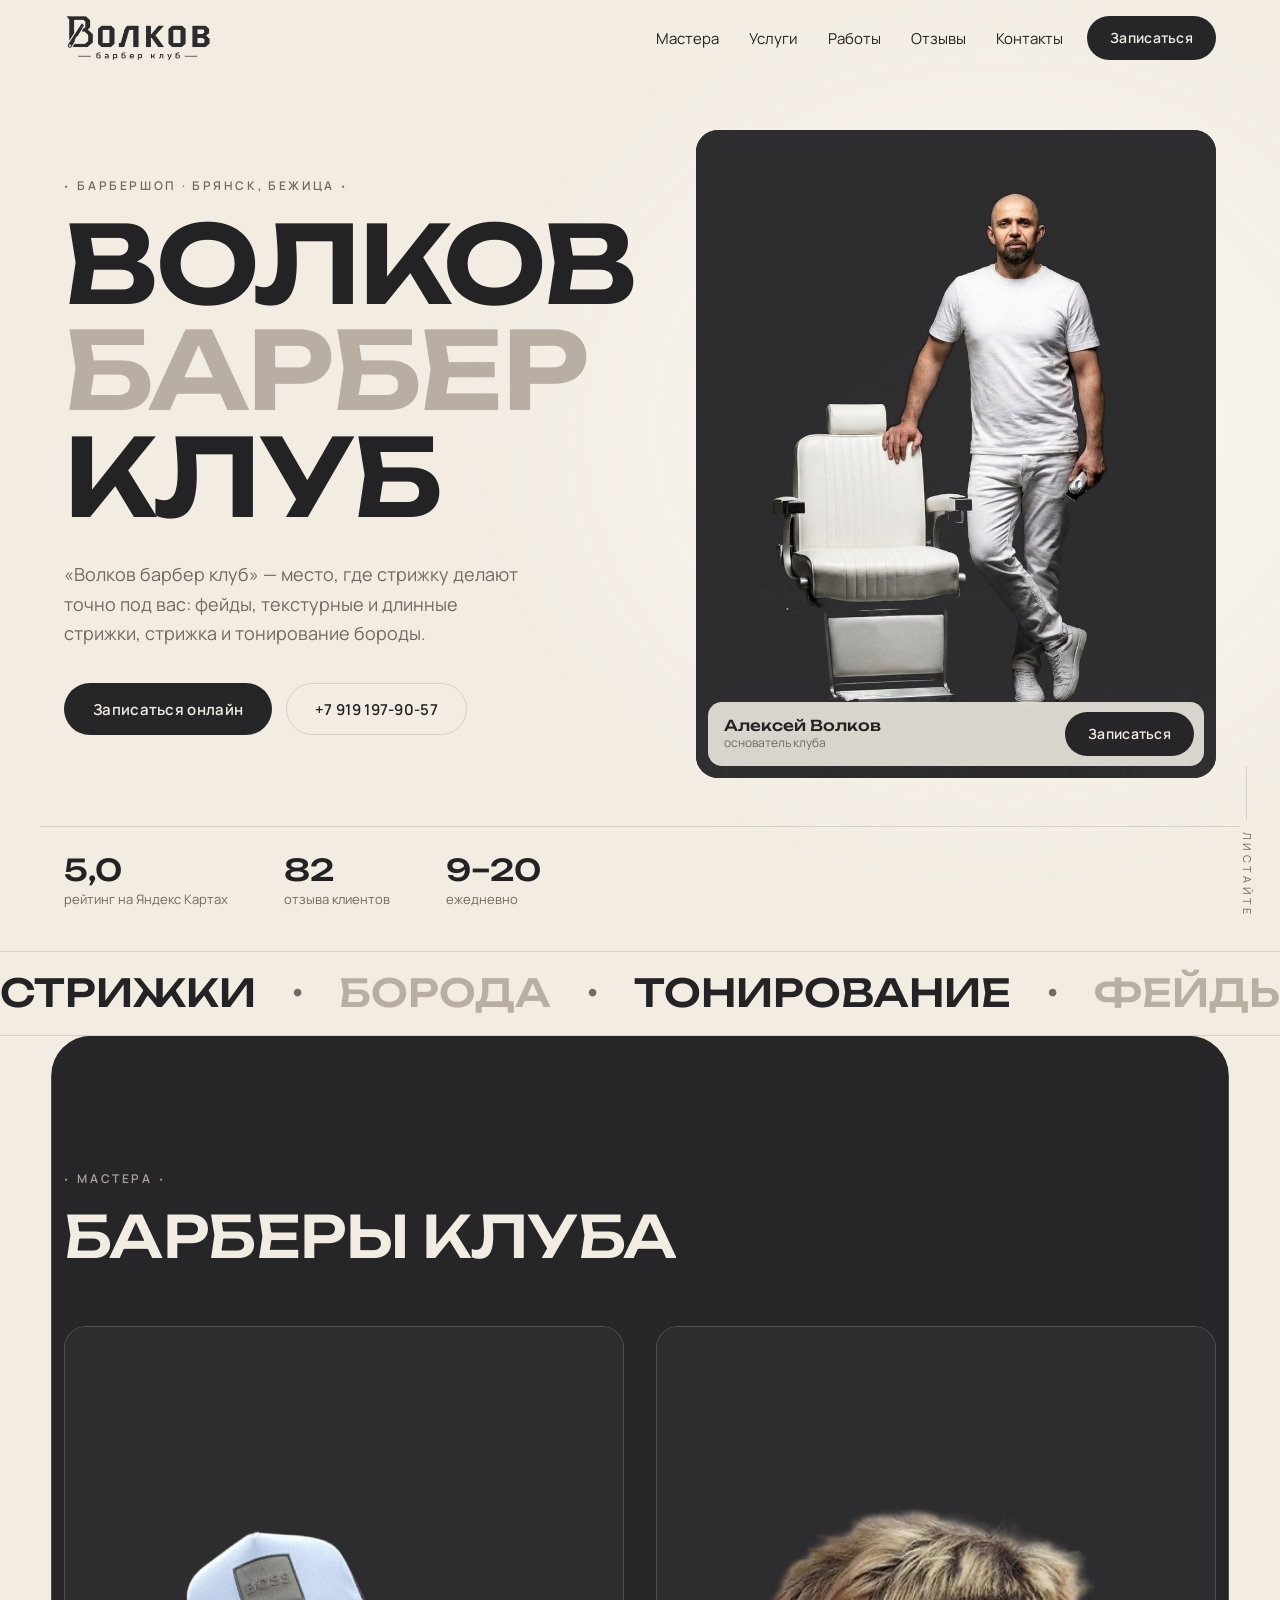
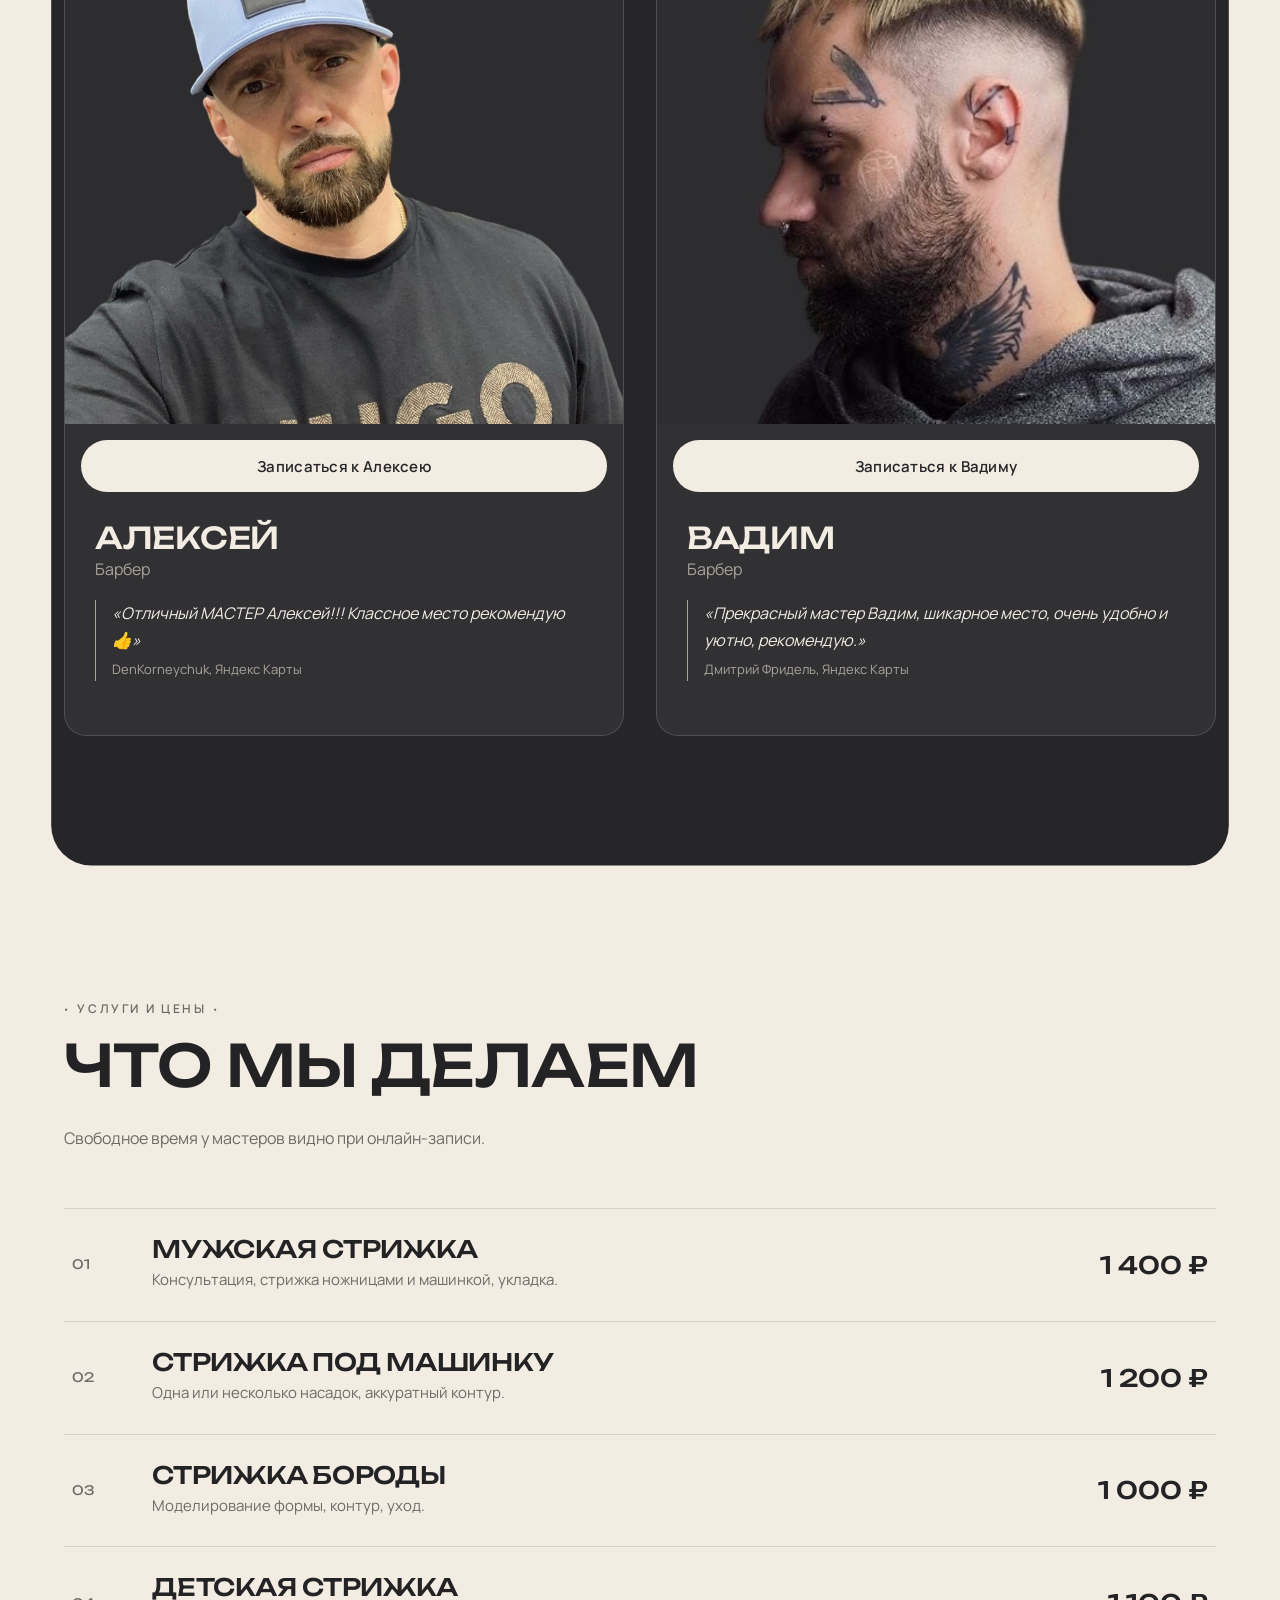
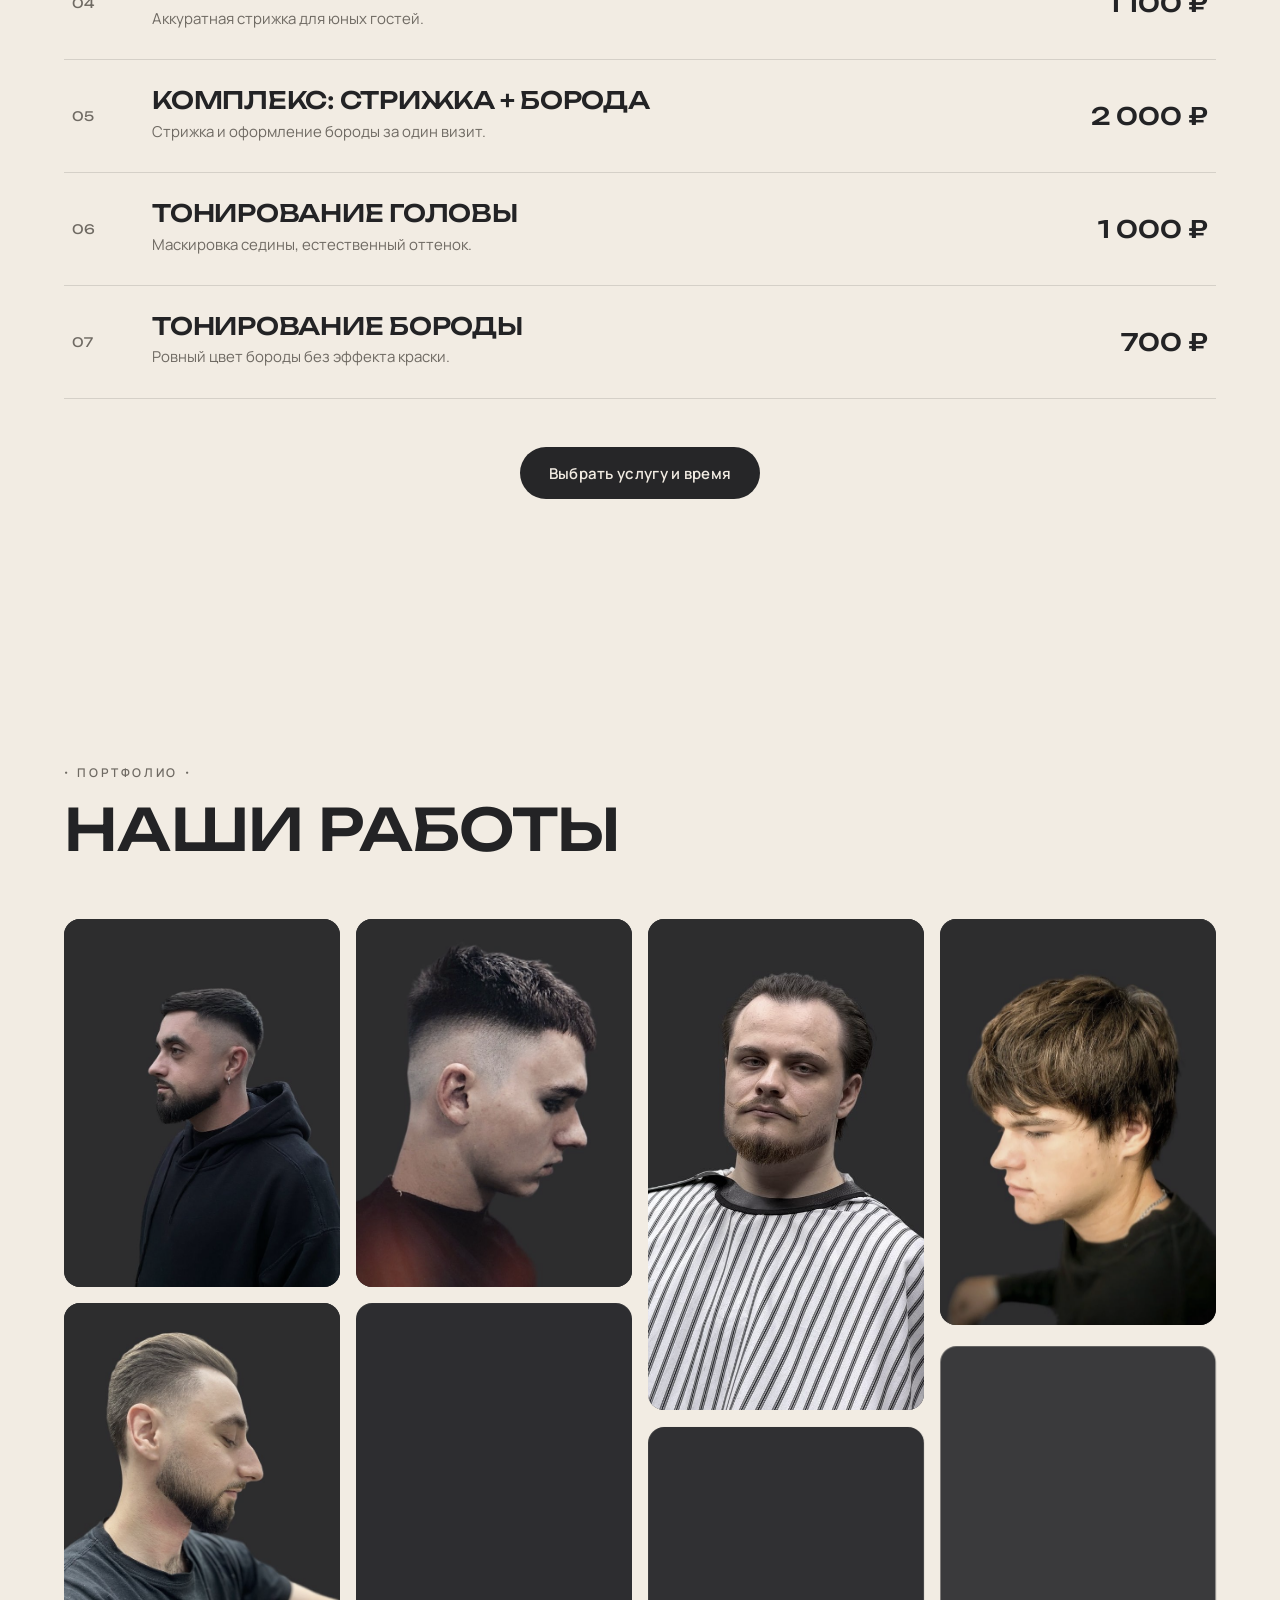
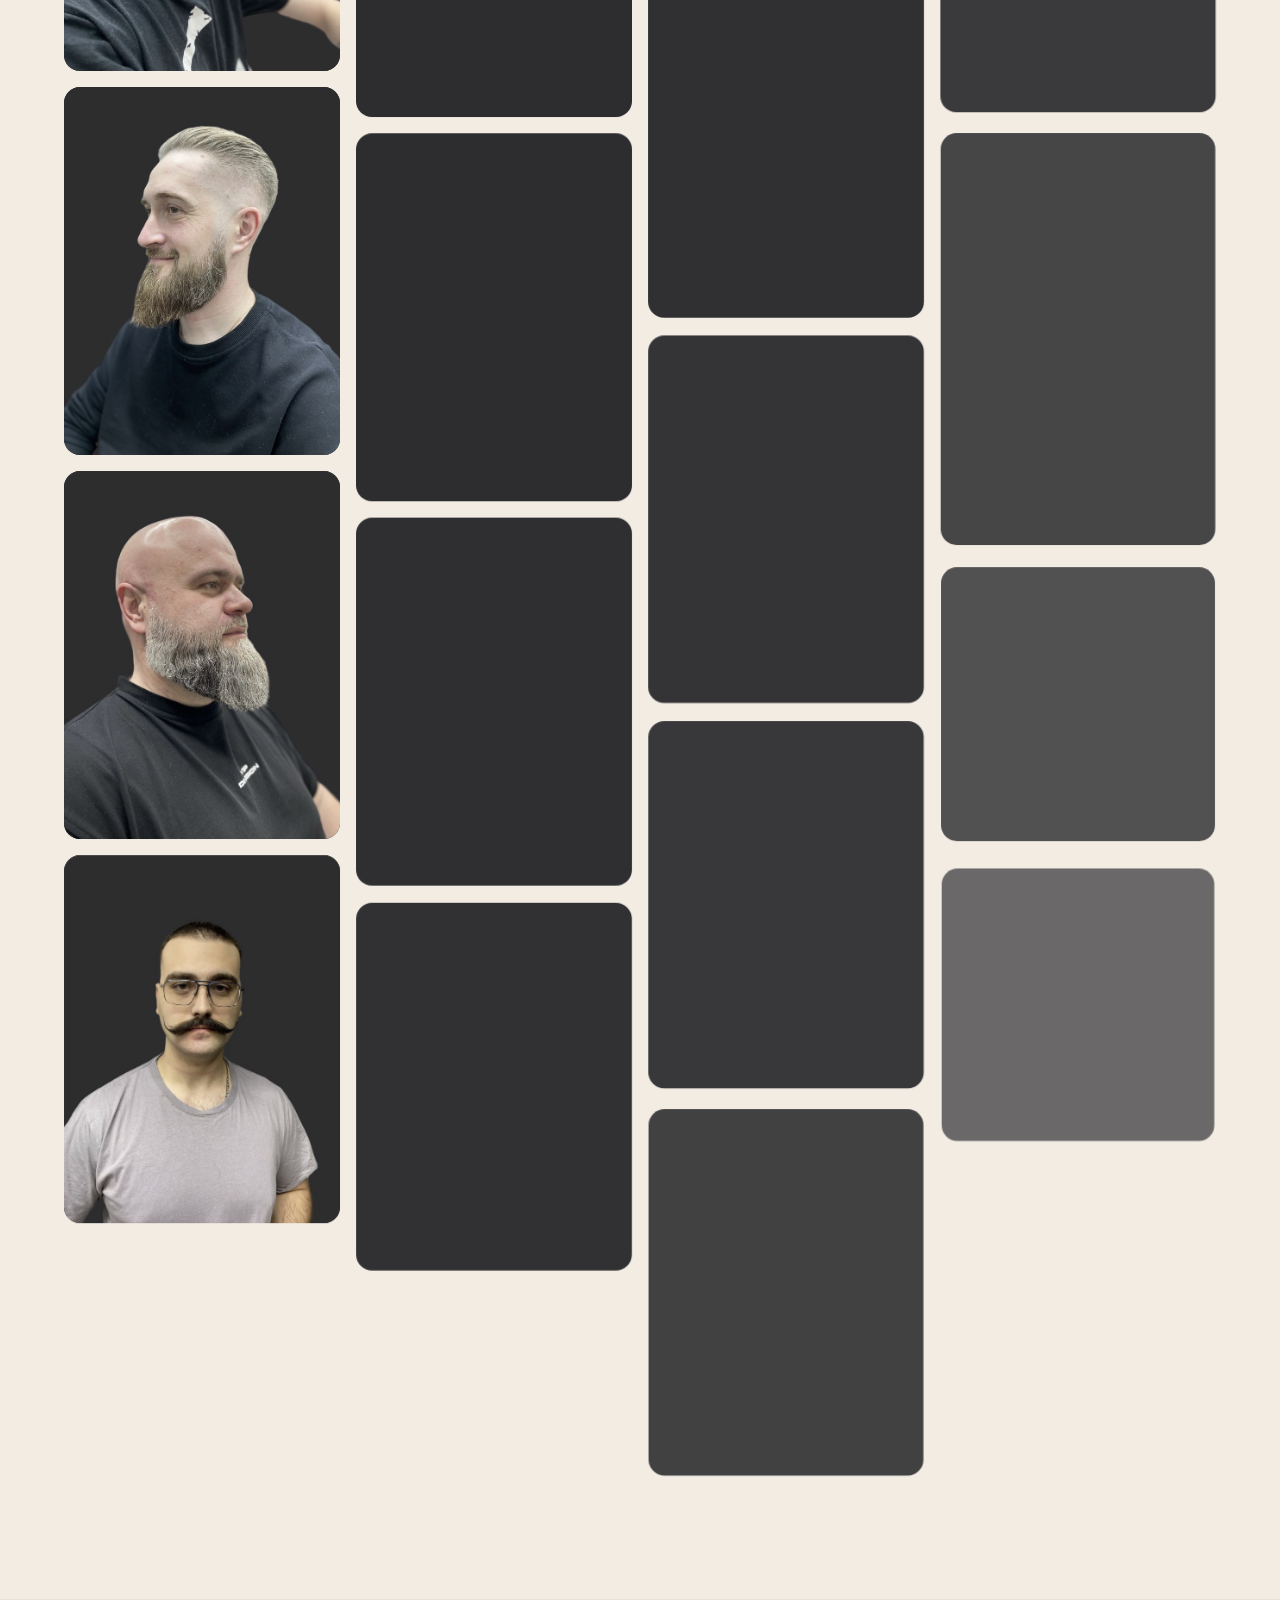
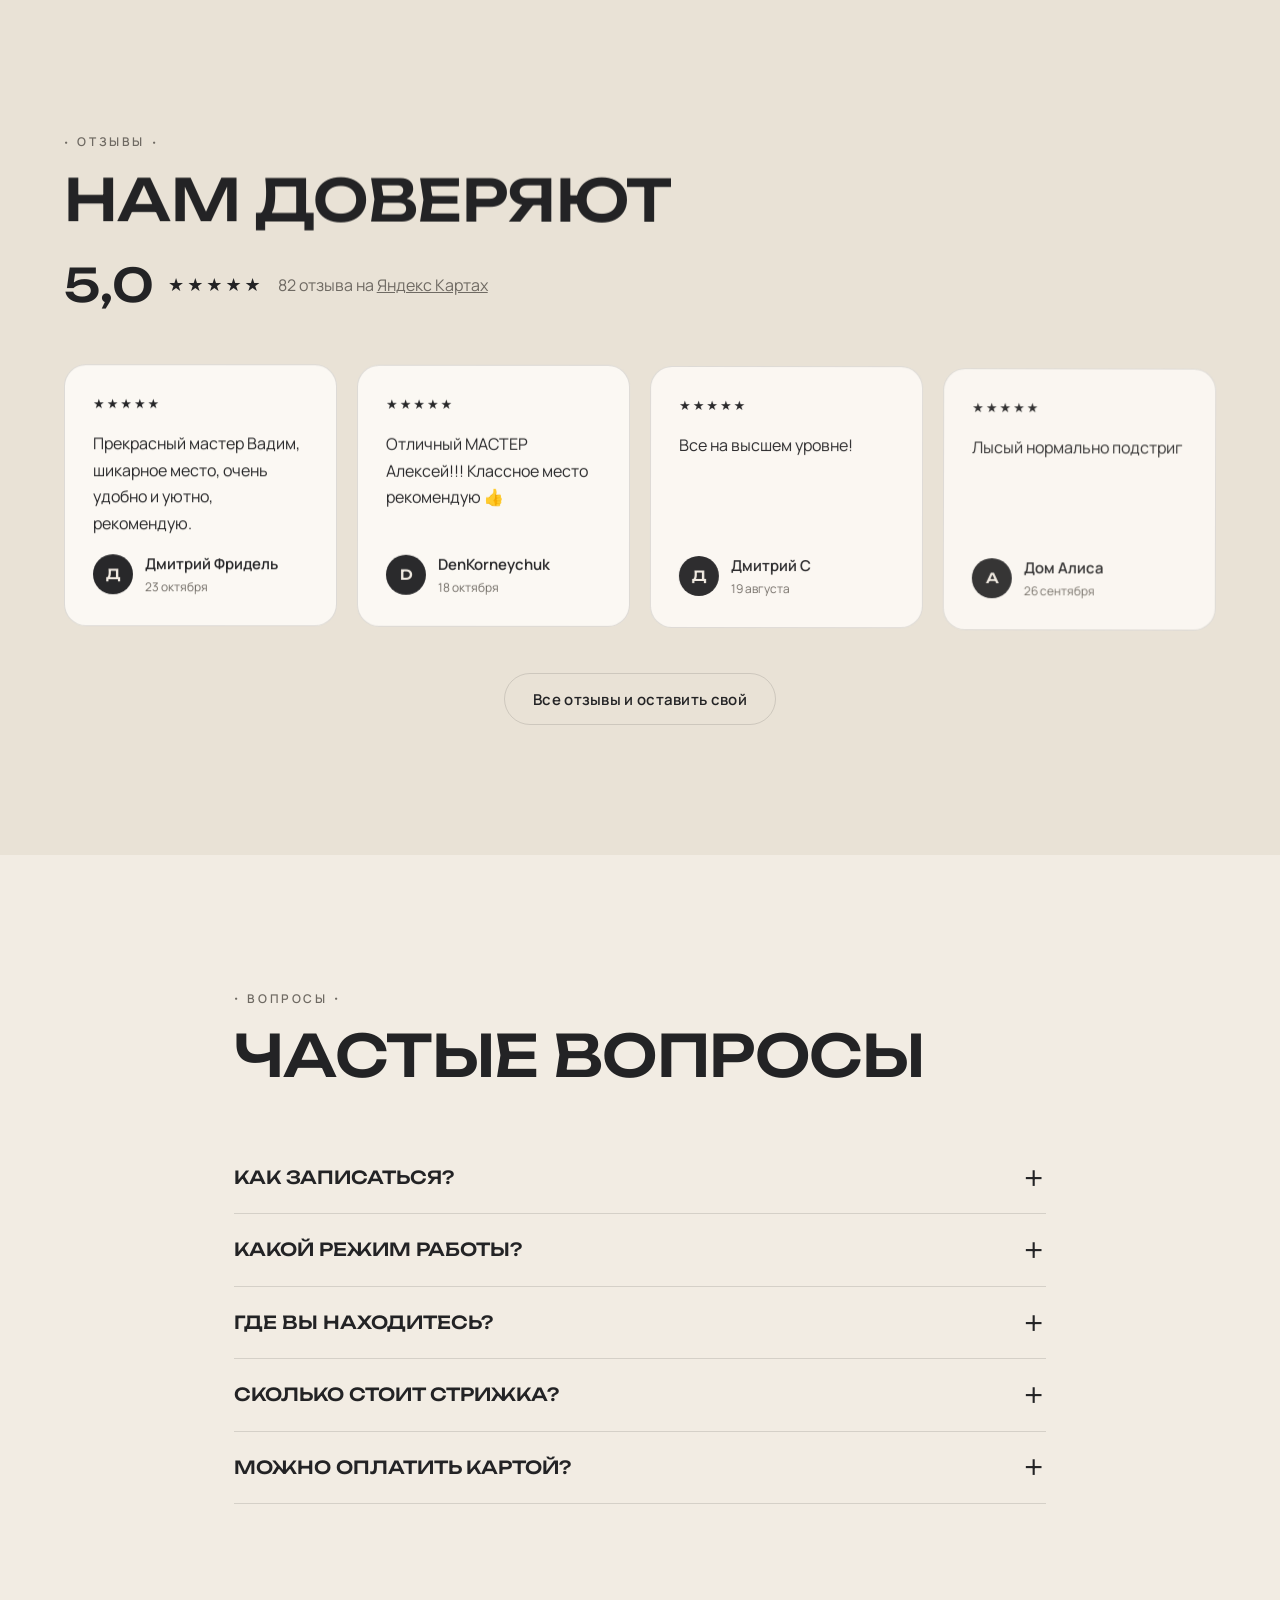
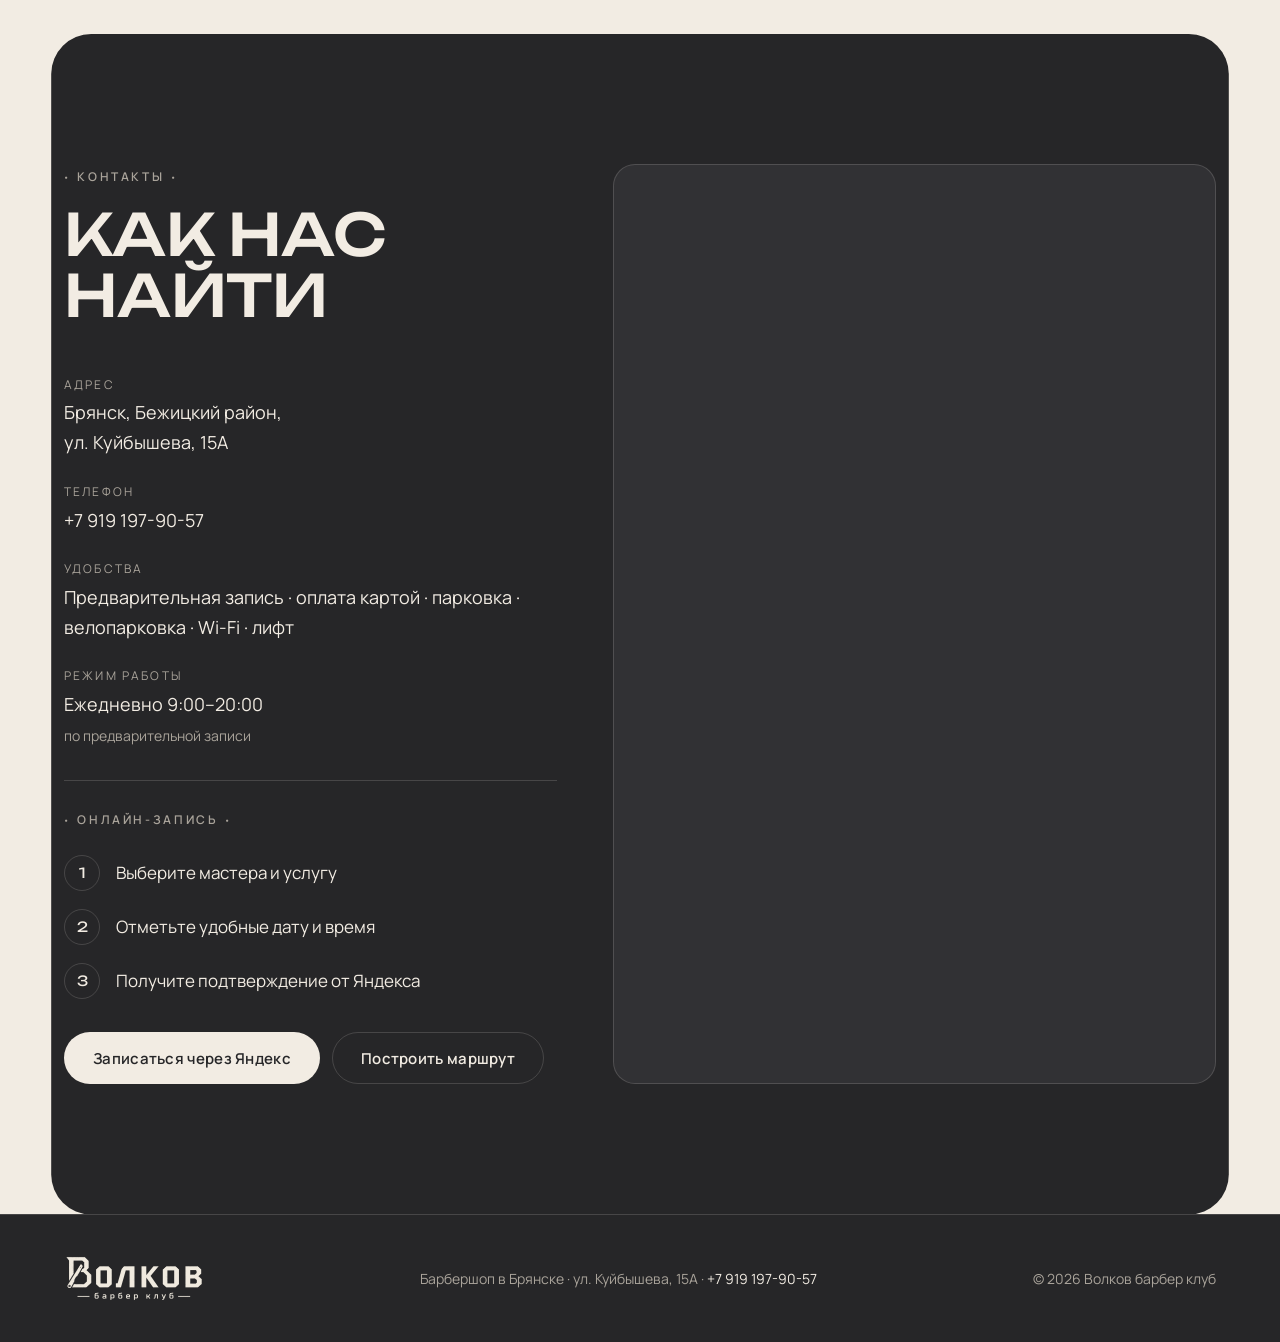
<file: index.html>
<!doctype html>
<html lang="ru">
<head>
  <meta charset="utf-8">
  <meta name="viewport" content="width=device-width, initial-scale=1">
  <title>Волков барбер клуб — барбершоп в Брянске (Бежица) | Онлайн-запись</title>
  <meta name="description" content="Барбершоп «Волков барбер клуб» в Брянске, Бежицкий район, ул. Куйбышева, 15А. Мужские стрижки, бороды, фейды. Рейтинг 5,0 на Яндекс Картах. Онлайн-запись через Яндекс.">
  <meta name="keywords" content="барбершоп Брянск, мужская стрижка Брянск, барбер Бежица, стрижка бороды Брянск, Волков барбер, Volkov Barber">
  <meta name="robots" content="index, follow, max-image-preview:large">
  <meta name="author" content="Волков барбер клуб">
  <meta name="theme-color" content="#f2ece3">
  <meta name="format-detection" content="telephone=yes">
  <link rel="canonical" href="https://volkov-barberclub.ru/">

  <meta property="og:type" content="website">
  <meta property="og:locale" content="ru_RU">
  <meta property="og:site_name" content="Волков барбер клуб">
  <meta property="og:title" content="Волков барбер клуб — барбершоп в Брянске">
  <meta property="og:description" content="Мужские стрижки и бороды в Бежице. Рейтинг 5,0 на Яндекс Картах. Запись онлайн.">
  <meta property="og:url" content="https://volkov-barberclub.ru/">
  <meta property="og:image" content="https://volkov-barberclub.ru/assets/img/og-cover.jpg">
  <meta property="og:image:width" content="1200">
  <meta property="og:image:height" content="630">
  <meta name="twitter:card" content="summary_large_image">

  <link rel="icon" href="favicon.ico" sizes="any">
  <link rel="icon" type="image/png" sizes="32x32" href="assets/img/favicon-32.png">
  <link rel="apple-touch-icon" href="assets/img/apple-touch-icon.png">
  <link rel="manifest" href="site.webmanifest">
  <link rel="alternate" type="text/plain" title="llms.txt" href="llms.txt">

  <link rel="preconnect" href="https://fonts.googleapis.com">
  <link rel="preconnect" href="https://fonts.gstatic.com" crossorigin>
  <link href="https://fonts.googleapis.com/css2?family=Unbounded:wght@300;400;500;600&family=Manrope:wght@400;500;600;700&display=swap" rel="stylesheet">
  <link rel="stylesheet" href="assets/css/style.css">

  <script type="application/ld+json">
  {
    "@context": "https://schema.org",
    "@graph": [
      {
        "@type": "BarberShop",
        "@id": "https://volkov-barberclub.ru/#barbershop",
        "name": "Волков барбер клуб",
        "alternateName": ["Volkov Barber", "Волков барбер"],
        "description": "Барбершоп в Брянске, Бежицкий район: мужские стрижки, оформление бороды, фейды. Онлайн-запись через Яндекс.",
        "url": "https://volkov-barberclub.ru/",
        "logo": "https://volkov-barberclub.ru/assets/img/icon-512.png",
        "image": "https://volkov-barberclub.ru/assets/img/og-cover.jpg",
        "telephone": "+79191979057",
        "priceRange": "₽₽",
        "currenciesAccepted": "RUB",
        "paymentAccepted": "Наличные, банковская карта",
        "address": {
          "@type": "PostalAddress",
          "streetAddress": "ул. Куйбышева, 15А",
          "addressLocality": "Брянск",
          "addressRegion": "Брянская область",
          "addressCountry": "RU"
        },
        "geo": { "@type": "GeoCoordinates", "latitude": 53.307251, "longitude": 34.30711 },
        "hasMap": "https://yandex.ru/maps/org/171798453705",
        "sameAs": ["https://yandex.ru/maps/org/171798453705", "https://volkov-barber.clients.site/"],
        "openingHoursSpecification": [{
          "@type": "OpeningHoursSpecification",
          "dayOfWeek": ["Monday","Tuesday","Wednesday","Thursday","Friday","Saturday","Sunday"],
          "opens": "09:00",
          "closes": "20:00"
        }],
        "amenityFeature": [
          {"@type": "LocationFeatureSpecification", "name": "Предварительная запись", "value": true},
          {"@type": "LocationFeatureSpecification", "name": "Оплата картой", "value": true},
          {"@type": "LocationFeatureSpecification", "name": "Парковка", "value": true},
          {"@type": "LocationFeatureSpecification", "name": "Велопарковка", "value": true},
          {"@type": "LocationFeatureSpecification", "name": "Wi-Fi", "value": true},
          {"@type": "LocationFeatureSpecification", "name": "Лифт", "value": true}
        ],
        "founder": { "@id": "https://volkov-barberclub.ru/#founder" },
        "employee": [
          {"@type": "Person", "name": "Алексей", "jobTitle": "Барбер"},
          {"@type": "Person", "name": "Вадим", "jobTitle": "Барбер"}
        ],
        "aggregateRating": { "@type": "AggregateRating", "ratingValue": "5.0", "bestRating": "5", "reviewCount": "82" },
        "review": [
          {"@type": "Review", "author": {"@type": "Person", "name": "Дмитрий Фридель"}, "reviewBody": "Прекрасный мастер Вадим, шикарное место, очень удобно и уютно, рекомендую."},
          {"@type": "Review", "author": {"@type": "Person", "name": "DenKorneychuk"}, "reviewBody": "Отличный МАСТЕР Алексей!!! Классное место рекомендую 👍"},
          {"@type": "Review", "author": {"@type": "Person", "name": "Дмитрий С"}, "reviewBody": "Все на высшем уровне!"}
        ],
        "makesOffer": [
          {"@type": "Offer", "price": "1400", "priceCurrency": "RUB", "itemOffered": {"@type": "Service", "name": "Мужская стрижка"}},
          {"@type": "Offer", "price": "1200", "priceCurrency": "RUB", "itemOffered": {"@type": "Service", "name": "Стрижка под машинку"}},
          {"@type": "Offer", "price": "1000", "priceCurrency": "RUB", "itemOffered": {"@type": "Service", "name": "Стрижка бороды"}},
          {"@type": "Offer", "price": "1100", "priceCurrency": "RUB", "itemOffered": {"@type": "Service", "name": "Детская стрижка"}},
          {"@type": "Offer", "price": "2000", "priceCurrency": "RUB", "itemOffered": {"@type": "Service", "name": "Комплекс: стрижка + борода"}},
          {"@type": "Offer", "price": "1000", "priceCurrency": "RUB", "itemOffered": {"@type": "Service", "name": "Тонирование головы"}},
          {"@type": "Offer", "price": "700", "priceCurrency": "RUB", "itemOffered": {"@type": "Service", "name": "Тонирование бороды"}}
        ],
        "potentialAction": {
          "@type": "ReserveAction",
          "target": {
            "@type": "EntryPoint",
            "urlTemplate": "https://yandex.ru/web-maps/webview?mode=booking&booking[permalink]=171798453705&booking[standalone]=true&source=partner-cta",
            "actionPlatform": ["https://schema.org/DesktopWebPlatform", "https://schema.org/MobileWebPlatform"]
          },
          "result": {"@type": "Reservation", "name": "Запись на стрижку"}
        }
      },
      {
        "@type": "Person",
        "@id": "https://volkov-barberclub.ru/#founder",
        "name": "Алексей Волков",
        "jobTitle": "Основатель и барбер",
        "worksFor": { "@id": "https://volkov-barberclub.ru/#barbershop" },
        "image": "https://volkov-barberclub.ru/assets/img/team/volkov.jpg"
      },
      {
        "@type": "WebSite",
        "@id": "https://volkov-barberclub.ru/#website",
        "url": "https://volkov-barberclub.ru/",
        "name": "Волков барбер клуб",
        "inLanguage": "ru-RU",
        "publisher": { "@id": "https://volkov-barberclub.ru/#barbershop" }
      },
      {
        "@type": "FAQPage",
        "mainEntity": [
          {"@type": "Question", "name": "Как записаться в «Волков барбер клуб»?",
           "acceptedAnswer": {"@type": "Answer", "text": "Онлайн через Яндекс: нажмите «Записаться» на сайте, выберите мастера, услугу и время. Или позвоните: +7 919 197-90-57."}},
          {"@type": "Question", "name": "Какой режим работы?",
           "acceptedAnswer": {"@type": "Answer", "text": "Ежедневно с 9:00 до 20:00 по предварительной записи."}},
          {"@type": "Question", "name": "Где находится барбершоп?",
           "acceptedAnswer": {"@type": "Answer", "text": "Брянск, Бежицкий район, улица Куйбышева, 15А. Рядом есть парковка и велопарковка."}},
          {"@type": "Question", "name": "Сколько стоит мужская стрижка?",
           "acceptedAnswer": {"@type": "Answer", "text": "Мужская стрижка — 1400 ₽, стрижка под машинку — 1200 ₽, стрижка бороды — 1000 ₽, детская стрижка — 1100 ₽, комплекс стрижка + борода — 2000 ₽, тонирование головы — 1000 ₽, тонирование бороды — 700 ₽."}},
          {"@type": "Question", "name": "Можно ли оплатить картой?",
           "acceptedAnswer": {"@type": "Answer", "text": "Да, принимаем оплату банковской картой."}}
        ]
      }
    ]
  }
  </script>
</head>
<body>
  <a class="skip" href="#main">Перейти к содержанию</a>

  <header class="header" id="top">
    <div class="container header__inner">
      <a class="header__logo" href="#top" aria-label="Волков барбер клуб — на главную">
        <img src="assets/img/logo-graphite.png" alt="Волков барбер клуб" width="560" height="185">
      </a>
      <nav class="nav" aria-label="Основная навигация">
        <button class="nav__toggle" aria-expanded="false" aria-controls="nav-list" aria-label="Открыть меню">
          <span></span><span></span>
        </button>
        <ul class="nav__list" id="nav-list">
          <li><a href="#team">Мастера</a></li>
          <li><a href="#services">Услуги</a></li>
          <li><a href="#works">Работы</a></li>
          <li><a href="#reviews">Отзывы</a></li>
          <li><a href="#contacts">Контакты</a></li>
          <li class="nav__book"><a class="btn btn--dark" href="#booking" data-book>Записаться онлайн</a></li>
        </ul>
      </nav>
      <a class="btn btn--dark btn--sm header__cta" href="#booking" data-book>Записаться</a>
    </div>
  </header>

  <main id="main">
    <!-- HERO -->
    <section class="hero" aria-labelledby="hero-title">
      <div class="container hero__grid">
        <div class="hero__text">
          <p class="eyebrow">Барбершоп · Брянск, Бежица</p>
          <h1 id="hero-title" class="hero__title">
            <span class="line"><span>Волков</span></span>
            <span class="line"><span class="outline">барбер</span></span>
            <span class="line"><span>клуб</span></span>
          </h1>
          <p class="hero__lead">«Волков барбер клуб» — место, где стрижку делают точно под вас: фейды, текстурные и длинные стрижки, стрижка и тонирование бороды.</p>
          <div class="hero__actions">
            <a class="btn btn--dark" href="#booking" data-book>Записаться онлайн</a>
            <a class="btn btn--line" href="tel:+79191979057">+7 919 197-90-57</a>
          </div>
        </div>
        <div class="hero__photos">
          <figure class="hero__card hero__card--main">
            <img src="assets/img/team/volkov.jpg" alt="Алексей Волков, основатель барбершопа «Волков барбер клуб», у барберского кресла" width="900" height="1117" fetchpriority="high">
            <figcaption><span class="hero__who"><span>Алексей Волков</span>основатель клуба</span><a class="btn btn--dark btn--sm" href="https://n1301663.yclients.ru/" data-book data-book-url="https://n1301663.yclients.ru/">Записаться</a></figcaption>
          </figure>
        </div>
      </div>
      <ul class="hero__facts container">
        <li><strong>5,0</strong><span>рейтинг на Яндекс Картах</span></li>
        <li><strong>82</strong><span>отзыва клиентов</span></li>
        <li><strong>9–20</strong><span>ежедневно</span></li>
      </ul>
      <div class="hero__scroll" aria-hidden="true"><span></span>листайте</div>
    </section>

    <!-- MARQUEE -->
    <div class="marquee" aria-hidden="true">
      <div class="marquee__track">
        <span>Стрижки</span><i>·</i><span>Борода</span><i>·</i><span>Тонирование</span><i>·</i><span>Фейды</span><i>·</i><span>Детские стрижки</span><i>·</i>
        <span>Стрижки</span><i>·</i><span>Борода</span><i>·</i><span>Тонирование</span><i>·</i><span>Фейды</span><i>·</i><span>Детские стрижки</span><i>·</i>
      </div>
    </div>

    <!-- TEAM -->
    <section class="section section--dark curtain" id="team" aria-labelledby="team-title">
      <div class="container">
        <div class="section__head">
          <p class="eyebrow">Мастера</p>
          <h2 id="team-title" class="h2" data-split>Барберы клуба</h2>
        </div>
        <div class="team">
          <article class="master">
            <div class="master__photo"><img src="assets/img/team/alexey.jpg" alt="Барбер Алексей" width="900" height="1200" loading="lazy"></div>
            <!-- Прямая ссылка на запись к мастеру (YCLIENTS) в data-book-url -->
            <a class="btn btn--milk master__book" href="#booking" data-book data-book-url="https://n2731307.yclients.ru">Записаться к Алексею</a>
            <div class="master__body">
              <h3>Алексей</h3>
              <p class="muted">Барбер</p>
              <blockquote>«Отличный МАСТЕР Алексей!!! Классное место рекомендую 👍»<cite>DenKorneychuk, Яндекс Карты</cite></blockquote>
            </div>
          </article>
          <article class="master">
            <div class="master__photo"><img src="assets/img/team/vadim.jpg" alt="Барбер Вадим" width="480" height="600" loading="lazy"></div>
            <a class="btn btn--milk master__book" href="#booking" data-book data-book-url="https://n2614566.yclients.ru">Записаться к Вадиму</a>
            <div class="master__body">
              <h3>Вадим</h3>
              <p class="muted">Барбер</p>
              <blockquote>«Прекрасный мастер Вадим, шикарное место, очень удобно и уютно, рекомендую.»<cite>Дмитрий Фридель, Яндекс Карты</cite></blockquote>
            </div>
          </article>
        </div>
      </div>
    </section>

    <!-- SERVICES -->
    <section class="section" id="services" aria-labelledby="services-title">
      <div class="container">
        <div class="section__head">
          <p class="eyebrow">Услуги и цены</p>
          <h2 id="services-title" class="h2">Что мы делаем</h2>
          <p class="muted">Свободное время у мастеров видно при онлайн-записи.</p>
        </div>
        <ul class="price">
          <li class="price__item">
            <div><h3>Мужская стрижка</h3><p>Консультация, стрижка ножницами и машинкой, укладка.</p></div>
            <span class="price__value">1 400 ₽</span>
          </li>
          <li class="price__item">
            <div><h3>Стрижка под машинку</h3><p>Одна или несколько насадок, аккуратный контур.</p></div>
            <span class="price__value">1 200 ₽</span>
          </li>
          <li class="price__item">
            <div><h3>Стрижка бороды</h3><p>Моделирование формы, контур, уход.</p></div>
            <span class="price__value">1 000 ₽</span>
          </li>
          <li class="price__item">
            <div><h3>Детская стрижка</h3><p>Аккуратная стрижка для юных гостей.</p></div>
            <span class="price__value">1 100 ₽</span>
          </li>
          <li class="price__item">
            <div><h3>Комплекс: стрижка + борода</h3><p>Стрижка и оформление бороды за один визит.</p></div>
            <span class="price__value">2 000 ₽</span>
          </li>
          <li class="price__item">
            <div><h3>Тонирование головы</h3><p>Маскировка седины, естественный оттенок.</p></div>
            <span class="price__value">1 000 ₽</span>
          </li>
          <li class="price__item">
            <div><h3>Тонирование бороды</h3><p>Ровный цвет бороды без эффекта краски.</p></div>
            <span class="price__value">700 ₽</span>
          </li>
        </ul>
        <div class="center"><a class="btn btn--dark" href="#booking" data-book>Выбрать услугу и время</a></div>
      </div>
    </section>

    <!-- WORKS -->
    <section class="section" id="works" aria-labelledby="works-title">
      <div class="container">
        <div class="section__head">
          <p class="eyebrow">Портфолио</p>
          <h2 id="works-title" class="h2" data-split>Наши работы</h2>
        </div>
        <div class="gallery" id="gallery">
          <button type="button" data-full="assets/img/works/w01-full.jpg" aria-label="Открыть фото: мужская стрижка с фейдом и оформленная борода"><img src="assets/img/works/w01.jpg" alt="Мужская стрижка с фейдом и оформленная борода — работа барбершопа «Волков барбер клуб»" width="640" height="853" loading="lazy" decoding="async"></button>
          <button type="button" data-full="assets/img/works/w02-full.jpg" aria-label="Открыть фото: зачёс назад с переходом и борода"><img src="assets/img/works/w02.jpg" alt="Зачёс назад с переходом и борода — работа барбершопа «Волков барбер клуб»" width="640" height="853" loading="lazy" decoding="async"></button>
          <button type="button" data-full="assets/img/works/w03-full.jpg" aria-label="Открыть фото: укладка назад с андеркатом и длинная борода"><img src="assets/img/works/w03.jpg" alt="Укладка назад с андеркатом и длинная борода — работа барбершопа «Волков барбер клуб»" width="640" height="853" loading="lazy" decoding="async"></button>
          <button type="button" data-full="assets/img/works/w04-full.jpg" aria-label="Открыть фото: оформление длинной седой бороды"><img src="assets/img/works/w04.jpg" alt="Оформление длинной седой бороды — работа барбершопа «Волков барбер клуб»" width="640" height="853" loading="lazy" decoding="async"></button>
          <button type="button" data-full="assets/img/works/w05-full.jpg" aria-label="Открыть фото: короткая стрижка и оформление усов-подковы"><img src="assets/img/works/w05.jpg" alt="Короткая стрижка и оформление усов-подковы — работа барбершопа «Волков барбер клуб»" width="640" height="853" loading="lazy" decoding="async"></button>
          <button type="button" data-full="assets/img/works/w06-full.jpg" aria-label="Открыть фото: текстурный кроп с высоким фейдом"><img src="assets/img/works/w06.jpg" alt="Текстурный кроп с высоким фейдом — работа барбершопа «Волков барбер клуб»" width="640" height="853" loading="lazy" decoding="async"></button>
          <button type="button" data-full="assets/img/works/w07-full.jpg" aria-label="Открыть фото: волнистая стрижка средней длины"><img src="assets/img/works/w07.jpg" alt="Волнистая стрижка средней длины — работа барбершопа «Волков барбер клуб»" width="600" height="900" loading="lazy" decoding="async"></button>
          <button type="button" data-full="assets/img/works/w09-full.jpg" aria-label="Открыть фото: скин-фейд и чёткий контур бороды"><img src="assets/img/works/w09.jpg" alt="Скин-фейд и чёткий контур бороды — работа барбершопа «Волков барбер клуб»" width="640" height="853" loading="lazy" decoding="async"></button>
          <button type="button" data-full="assets/img/works/w10-full.jpg" aria-label="Открыть фото: длинная волнистая стрижка с текстурой"><img src="assets/img/works/w10.jpg" alt="Длинная волнистая стрижка с текстурой — работа барбершопа «Волков барбер клуб»" width="640" height="853" loading="lazy" decoding="async"></button>
          <button type="button" data-full="assets/img/works/w11-full.jpg" aria-label="Открыть фото: текстурный кроп на светлых волосах"><img src="assets/img/works/w11.jpg" alt="Текстурный кроп на светлых волосах — работа барбершопа «Волков барбер клуб»" width="640" height="853" loading="lazy" decoding="async"></button>
          <button type="button" data-full="assets/img/works/w12-full.jpg" aria-label="Открыть фото: классическая стрижка и оформление бородки с усами"><img src="assets/img/works/w12.jpg" alt="Классическая стрижка и оформление бородки с усами — работа барбершопа «Волков барбер клуб»" width="506" height="900" loading="lazy" decoding="async"></button>
          <button type="button" data-full="assets/img/works/w13-full.jpg" aria-label="Открыть фото: удлинённая стрижка с зачёсом назад"><img src="assets/img/works/w13.jpg" alt="Удлинённая стрижка с зачёсом назад — работа барбершопа «Волков барбер клуб»" width="506" height="900" loading="lazy" decoding="async"></button>
          <button type="button" data-full="assets/img/works/w14-full.jpg" aria-label="Открыть фото: текстурная стрижка с чёлкой"><img src="assets/img/works/w14.jpg" alt="Текстурная стрижка с чёлкой — работа барбершопа «Волков барбер клуб»" width="640" height="853" loading="lazy" decoding="async"></button>
          <button type="button" data-full="assets/img/works/w15-full.jpg" aria-label="Открыть фото: кроп с фейдом"><img src="assets/img/works/w15.jpg" alt="Кроп с фейдом — работа барбершопа «Волков барбер клуб»" width="640" height="853" loading="lazy" decoding="async"></button>
          <button type="button" data-full="assets/img/works/w16-full.jpg" aria-label="Открыть фото: короткий кроп с фейдом на висках"><img src="assets/img/works/w16.jpg" alt="Короткий кроп с фейдом на висках — работа барбершопа «Волков барбер клуб»" width="640" height="853" loading="lazy" decoding="async"></button>
          <button type="button" data-full="assets/img/works/w17-full.jpg" aria-label="Открыть фото: шегги с длинной чёлкой"><img src="assets/img/works/w17.jpg" alt="Шегги с длинной чёлкой — работа барбершопа «Волков барбер клуб»" width="613" height="900" loading="lazy" decoding="async"></button>
          <button type="button" data-full="assets/img/works/w18-full.jpg" aria-label="Открыть фото: текстурная стрижка шегги"><img src="assets/img/works/w18.jpg" alt="Текстурная стрижка шегги — работа барбершопа «Волков барбер клуб»" width="640" height="850" loading="lazy" decoding="async"></button>
          <button type="button" data-full="assets/img/works/w19-full.jpg" aria-label="Открыть фото: маллет-шегги на прямых волосах"><img src="assets/img/works/w19.jpg" alt="Маллет-шегги на прямых волосах — работа барбершопа «Волков барбер клуб»" width="600" height="900" loading="lazy" decoding="async"></button>
          <button type="button" data-full="assets/img/works/w20-full.jpg" aria-label="Открыть фото: стрижка на кудрявых волосах"><img src="assets/img/works/w20.jpg" alt="Стрижка на кудрявых волосах — работа барбершопа «Волков барбер клуб»" width="640" height="640" loading="lazy" decoding="async"></button>
          <button type="button" data-full="assets/img/works/w21-full.jpg" aria-label="Открыть фото: объёмная стрижка на кудрях"><img src="assets/img/works/w21.jpg" alt="Объёмная стрижка на кудрях — работа барбершопа «Волков барбер клуб»" width="640" height="640" loading="lazy" decoding="async"></button>
        </div>
      </div>
    </section>

    <!-- REVIEWS -->
    <section class="section section--milk2" id="reviews" aria-labelledby="reviews-title">
      <div class="container">
        <div class="section__head">
          <p class="eyebrow">Отзывы</p>
          <h2 id="reviews-title" class="h2" data-split>Нам доверяют</h2>
          <div class="rating">
            <span class="rating__value">5,0</span>
            <span class="rating__stars" aria-hidden="true">★★★★★</span>
            <span class="muted">82 отзыва на <a href="https://yandex.ru/maps/org/171798453705/reviews/" target="_blank" rel="noopener">Яндекс Картах</a></span>
          </div>
        </div>
        <div class="reviews">
          <figure class="review">
            <div class="review__stars" aria-label="5 из 5">★★★★★</div>
            <blockquote>Прекрасный мастер Вадим, шикарное место, очень удобно и уютно, рекомендую.</blockquote>
            <figcaption><span class="avatar">Д</span><span>Дмитрий Фридель<small>23 октября</small></span></figcaption>
          </figure>
          <figure class="review">
            <div class="review__stars" aria-label="5 из 5">★★★★★</div>
            <blockquote>Отличный МАСТЕР Алексей!!! Классное место рекомендую 👍</blockquote>
            <figcaption><span class="avatar">D</span><span>DenKorneychuk<small>18 октября</small></span></figcaption>
          </figure>
          <figure class="review">
            <div class="review__stars" aria-label="5 из 5">★★★★★</div>
            <blockquote>Все на высшем уровне!</blockquote>
            <figcaption><span class="avatar">Д</span><span>Дмитрий С<small>19 августа</small></span></figcaption>
          </figure>
          <figure class="review">
            <div class="review__stars" aria-label="5 из 5">★★★★★</div>
            <blockquote>Лысый нормально подстриг</blockquote>
            <figcaption><span class="avatar">А</span><span>Дом Алиса<small>26 сентября</small></span></figcaption>
          </figure>
        </div>
        <div class="center"><a class="btn btn--line" href="https://yandex.ru/maps/org/171798453705/reviews/" target="_blank" rel="noopener">Все отзывы и оставить свой</a></div>
      </div>
    </section>

    <!-- FAQ -->
    <section class="section" id="faq" aria-labelledby="faq-title">
      <div class="container container--narrow">
        <div class="section__head">
          <p class="eyebrow">Вопросы</p>
          <h2 id="faq-title" class="h2">Частые вопросы</h2>
        </div>
        <div class="faq">
          <details><summary>Как записаться?</summary><p>Нажмите «Записаться»: откроется Яндекс Запись, где можно выбрать мастера, услугу и время. Или позвоните по номеру +7 919 197-90-57.</p></details>
          <details><summary>Какой режим работы?</summary><p>Ежедневно с 9:00 до 20:00 по предварительной записи.</p></details>
          <details><summary>Где вы находитесь?</summary><p>Брянск, Бежицкий район, улица Куйбышева, 15А. Рядом есть парковка и велопарковка.</p></details>
          <details><summary>Сколько стоит стрижка?</summary><p>Мужская стрижка 1 400 ₽, под машинку 1 200 ₽, детская 1 100 ₽, комплекс «стрижка + борода» 2 000 ₽. Полный прайс в разделе «Услуги».</p></details>
          <details><summary>Можно оплатить картой?</summary><p>Да, принимаем банковские карты.</p></details>
        </div>
      </div>
    </section>

    <!-- CONTACTS + BOOKING -->
    <section class="section section--dark curtain" id="contacts" aria-labelledby="contacts-title">
      <div class="container contacts">
        <div class="contacts__info">
          <p class="eyebrow">Контакты</p>
          <h2 id="contacts-title" class="h2">Как нас найти</h2>
          <address>
            <dl>
              <dt>Адрес</dt>
              <dd>Брянск, Бежицкий район,<br>ул. Куйбышева, 15А</dd>
              <dt>Телефон</dt>
              <dd><a href="tel:+79191979057">+7 919 197-90-57</a></dd>
              <dt>Удобства</dt>
              <dd class="small">Предварительная запись · оплата картой · парковка · велопарковка · Wi-Fi · лифт</dd>
              <dt>Режим работы</dt>
              <dd>Ежедневно 9:00–20:00<br><span class="muted small">по предварительной записи</span></dd>
            </dl>
          </address>
          <div class="contacts__book" id="booking">
            <p class="eyebrow">Онлайн-запись</p>
            <ol class="steps">
              <li>Выберите мастера и услугу</li>
              <li>Отметьте удобные дату и время</li>
              <li>Получите подтверждение от Яндекса</li>
            </ol>
          </div>
          <div class="contacts__actions">
            <a class="btn btn--milk" href="https://yandex.ru/web-maps/webview?mode=booking&amp;booking[permalink]=171798453705&amp;booking[standalone]=true&amp;source=partner-cta" target="_blank" rel="noopener" data-yandex-booking>Записаться через Яндекс</a>
            <a class="btn btn--line-light" href="https://yandex.ru/maps/?rtext=~53.307251%2C34.30711&amp;mode=routes" target="_blank" rel="noopener">Построить маршрут</a>
          </div>
        </div>
        <div class="contacts__map">
          <iframe title="Волков барбер клуб на Яндекс Картах" src="https://yandex.ru/map-widget/v1/?ll=34.30711%2C53.307251&amp;z=16&amp;oid=171798453705&amp;ol=biz" loading="lazy" allowfullscreen referrerpolicy="no-referrer-when-downgrade"></iframe>
        </div>
      </div>
    </section>
  </main>

  <footer class="footer">
    <div class="container footer__inner">
      <img src="assets/img/logo-milk.png" alt="Волков барбер клуб" width="180" height="59" loading="lazy">
      <p class="small">Барбершоп в Брянске · ул. Куйбышева, 15А<span class="footer__sep"> ·</span> <a class="nowrap" href="tel:+79191979057">+7 919 197-90-57</a></p>
      <p class="small">© <span data-year>2026</span> Волков барбер клуб</p>
    </div>
  </footer>

  <div class="lightbox" id="lightbox" hidden>
    <button class="lightbox__close" aria-label="Закрыть">×</button>
    <img alt="">
  </div>

  <script src="assets/vendor/gsap.min.js" defer></script>
  <script src="assets/vendor/ScrollTrigger.min.js" defer></script>
  <script src="assets/js/main.js" defer></script>
</body>
</html>
</file>
<file: assets/css/style.css>
:root {
  --milk: #f2ece3;
  --milk-2: #e9e2d6;
  --milk-3: #ddd4c6;
  --graphite: #262628;
  --graphite-2: #313134;
  --graphite-3: #3d3d41;
  --ink: #232325;
  --ink-muted: #6f6a63;
  --light: #f2ece3;
  --light-muted: #a9a39a;
  --line-dark: rgba(35, 35, 37, .14);
  --line-light: rgba(242, 236, 227, .16);
  --photo-bg: #2d2d30;
  --radius: 22px;
  --container: 1200px;
  --font-head: "Unbounded", "Arial Black", sans-serif;
  --font-body: "Manrope", system-ui, -apple-system, "Segoe UI", sans-serif;
  --ease: cubic-bezier(.2, .7, .1, 1);
}

*, *::before, *::after { box-sizing: border-box; }
html { scroll-padding-top: 84px; -webkit-text-size-adjust: 100%; }
body {
  margin: 0;
  background: var(--milk);
  color: var(--ink);
  font: 400 16px/1.65 var(--font-body);
  -webkit-font-smoothing: antialiased;
  overflow-x: hidden;
}
img { display: block; max-width: 100%; height: auto; }
a { color: inherit; }
h1, h2, h3 { font-family: var(--font-head); font-weight: 500; line-height: 1.05; margin: 0 0 .5em; letter-spacing: -.01em; }
p { margin: 0 0 1em; }

.container { width: 100%; max-width: var(--container); margin: 0 auto; padding: 0 24px; }
.container--narrow { max-width: 860px; }
.skip { position: absolute; left: -9999px; top: 8px; background: var(--graphite); color: var(--milk); padding: 8px 14px; border-radius: 8px; z-index: 100; }
.skip:focus { left: 8px; }

.eyebrow { font: 600 12px/1 var(--font-body); letter-spacing: .22em; text-transform: uppercase; color: var(--ink-muted); margin-bottom: 18px; display: inline-flex; align-items: center; gap: .55em; }
.eyebrow::before, .eyebrow::after { content: "·"; font-size: 1.4em; line-height: 1; }
.nowrap { white-space: nowrap; }
.h2 { font-size: clamp(30px, 4.6vw, 58px); text-transform: uppercase; }
.muted { color: var(--ink-muted); }
.small { font-size: 14px; }
.lead { font-size: 19px; }
.center { text-align: center; margin-top: 48px; }

/* Кнопки */
.btn {
  display: inline-flex; align-items: center; justify-content: center; gap: 8px;
  min-height: 52px; padding: 0 28px; border-radius: 999px;
  font: 600 15px/1 var(--font-body); letter-spacing: .02em; text-decoration: none;
  border: 1px solid transparent; cursor: pointer; position: relative; overflow: hidden; isolation: isolate;
  transition: transform .35s var(--ease), background-color .3s, color .3s, border-color .3s;
}
.btn::after { content: ""; position: absolute; inset: 0; z-index: -1; border-radius: inherit; transform: translateY(101%); transition: transform .45s var(--ease); }
.btn:hover::after { transform: none; }
.btn:hover { transform: translateY(-2px); }
.btn:focus-visible { outline: 2px solid currentColor; outline-offset: 3px; }
.btn--dark { background: var(--graphite); color: var(--milk); }
.btn--dark::after { background: var(--graphite-3); }
.btn--milk { background: var(--milk); color: var(--graphite); }
.btn--milk::after { background: #fff; }
.btn--line { border-color: var(--line-dark); color: var(--ink); }
.btn--line::after { background: var(--milk-3); }
.btn--line-light { border-color: var(--line-light); color: var(--light); }
.btn--line-light::after { background: var(--graphite-3); }
.btn--sm { min-height: 44px; padding: 0 22px; font-size: 14px; }
.btn--lg { min-height: 62px; padding: 0 40px; font-size: 17px; }

/* Шапка */
.header {
  position: fixed; top: 0; left: 0; right: 0; z-index: 50;
  transition: background-color .4s, backdrop-filter .4s, transform .5s var(--ease);
}
.header.is-scrolled { background: rgba(242, 236, 227, .78); backdrop-filter: saturate(140%) blur(14px); -webkit-backdrop-filter: saturate(140%) blur(14px); box-shadow: 0 1px 0 var(--line-dark); }
.header.is-hidden { transform: translateY(-100%); }
.header__inner { display: flex; align-items: center; gap: 24px; height: 76px; }
.header__logo img { width: 148px; height: auto; }
.nav { margin-left: auto; }
.nav__list { display: flex; align-items: center; gap: 30px; list-style: none; margin: 0; padding: 0; }
.nav__list a:not(.btn) { text-decoration: none; font-size: 15px; position: relative; }
.nav__list a:not(.btn)::after { content: ""; position: absolute; left: 0; right: 0; bottom: -4px; height: 1px; background: currentColor; transform: scaleX(0); transform-origin: right; transition: transform .35s var(--ease); }
.nav__list a:not(.btn):hover::after { transform: scaleX(1); transform-origin: left; }
.nav__toggle, .nav__book { display: none; }

/* Первый экран */
.hero { position: relative; min-height: 100vh; min-height: 100svh; padding: 130px 0 40px; display: flex; flex-direction: column; justify-content: center; overflow: hidden;
  background: radial-gradient(60% 70% at 78% 45%, #fbf8f3 0%, rgba(251, 248, 243, 0) 70%), var(--milk); }
.hero__grid { position: relative; display: grid; grid-template-columns: 1.05fr .95fr; gap: 40px; align-items: center; }
.hero__title { font-size: clamp(48px, 8.4vw, 124px); font-weight: 600; text-transform: uppercase; line-height: .95; margin-bottom: 28px; letter-spacing: -.02em; }
.hero__title .line { display: block; overflow: hidden; padding-bottom: .04em; }
.hero__title .line > span { display: inline-block; }
.outline { color: #b8afa2; }
.hero__lead { font-size: 18px; color: var(--ink-muted); max-width: 470px; }
.hero__actions { display: flex; flex-wrap: wrap; gap: 14px; margin-top: 34px; }
.hero__photos { display: grid; height: min(72vh, 660px); max-width: 520px; width: 100%; justify-self: end; }
.hero__card { position: relative; margin: 0; border-radius: var(--radius); overflow: hidden; background: var(--photo-bg); }
.hero__card img { width: 100%; height: 100%; object-fit: cover; object-position: center top; transition: transform .9s var(--ease); }
.hero__card:hover img { transform: scale(1.04); }
.hero__card figcaption { position: absolute; left: 12px; bottom: 12px; right: 12px; padding: 10px 14px; border-radius: 14px;
  background: rgba(242, 236, 227, .88); backdrop-filter: blur(8px); -webkit-backdrop-filter: blur(8px); color: var(--ink-muted); font-size: 12px; line-height: 1.3; }
.hero__card figcaption span span, .hero__card figcaption > span:not(.hero__who) { display: block; font: 500 15px/1.2 var(--font-head); color: var(--ink); }
.hero__card--main figcaption { display: flex; align-items: center; justify-content: space-between; gap: 12px; padding: 10px 10px 10px 16px; }
.hero__card--main figcaption .btn { flex: none; }
.hero__facts { display: flex; gap: 56px; list-style: none; margin: 48px auto 0; padding-top: 28px; border-top: 1px solid var(--line-dark); }
.hero__facts strong { display: block; font: 500 30px/1 var(--font-head); white-space: nowrap; }
.hero__facts span { font-size: 13px; color: var(--ink-muted); }
.hero__scroll { position: absolute; right: 24px; bottom: 34px; writing-mode: vertical-rl; font-size: 11px; letter-spacing: .3em; text-transform: uppercase; color: var(--ink-muted); display: flex; align-items: center; gap: 12px; }
.hero__scroll span { width: 1px; height: 54px; background: var(--line-dark); position: relative; overflow: hidden; }
.hero__scroll span::after { content: ""; position: absolute; left: 0; top: -50%; width: 1px; height: 50%; background: var(--ink); animation: drip 2.2s var(--ease) infinite; }
@keyframes drip { to { top: 100%; } }

/* Бегущая строка */
.marquee { overflow: hidden; border-block: 1px solid var(--line-dark); padding: 22px 0; background: var(--milk); }
.marquee__track { display: flex; gap: 36px; width: max-content; font: 500 clamp(22px, 3vw, 40px)/1 var(--font-head); text-transform: uppercase; white-space: nowrap; will-change: transform; }
.marquee__track span:nth-child(4n+3) { color: #b8afa2; }
.marquee__track i { font-style: normal; color: var(--ink-muted); }

/* Секции */
.section { position: relative; padding: 130px 0; }
.section--dark { background: var(--graphite); color: var(--light); }
.section--dark .eyebrow, .section--dark .muted { color: var(--light-muted); }
.section--milk2 { background: var(--milk-2); }
.section__head { max-width: 760px; margin-bottom: 56px; }
/* «Шторка»: тёмные секции раскрываются при прокрутке */
.curtain { clip-path: inset(0 0 0 0 round 0); }
.js-motion .curtain { clip-path: inset(0 4% 0 4% round 40px); }

/* О клубе */
.about__grid { display: grid; grid-template-columns: .85fr 1.15fr; gap: 72px; align-items: center; }
.about__photo { border-radius: var(--radius); overflow: hidden; background: var(--photo-bg); aspect-ratio: 4/5; }
.about__photo img { width: 100%; height: 112%; object-fit: cover; }
.perks { display: flex; flex-wrap: wrap; gap: 10px; list-style: none; padding: 0; margin: 28px 0 34px; }
.perks li { border: 1px solid var(--line-light); border-radius: 999px; padding: 8px 16px; font-size: 14px; color: var(--light-muted); }

/* Прайс */
.price { list-style: none; margin: 0; padding: 0; border-top: 1px solid var(--line-dark); counter-reset: p; }
.price__item { counter-increment: p; display: grid; grid-template-columns: 56px 1fr auto; align-items: center; gap: 24px; padding: 28px 8px; border-bottom: 1px solid var(--line-dark); position: relative; transition: padding .4s var(--ease); }
.price__item::before { content: counter(p, decimal-leading-zero); font: 400 13px/1 var(--font-head); color: var(--ink-muted); }
.price__item::after { content: ""; position: absolute; inset: 0; background: var(--graphite); transform: scaleY(0); transform-origin: bottom; transition: transform .45s var(--ease); z-index: -1; }
.price { position: relative; z-index: 0; }
.price__item:hover { color: var(--light); padding-left: 20px; }
.price__item:hover::after { transform: scaleY(1); }
.price__item:hover p, .price__item:hover::before { color: var(--light-muted); }
.price__item h3 { font-size: clamp(18px, 2vw, 24px); text-transform: uppercase; margin-bottom: 6px; }
.price__item p { margin: 0; color: var(--ink-muted); font-size: 15px; transition: color .3s; }
.price__value { font: 500 clamp(18px, 2vw, 24px)/1 var(--font-head); white-space: nowrap; }

/* Мастера */
.team { display: grid; grid-template-columns: repeat(2, 1fr); gap: 32px; }
.master { border-radius: var(--radius); overflow: hidden; background: var(--graphite-2); border: 1px solid var(--line-light); display: flex; flex-direction: column; }
.master__photo { aspect-ratio: 4/5; background: var(--photo-bg); overflow: hidden; }
.master__photo img { width: 100%; height: 100%; object-fit: cover; object-position: center top; transition: transform .9s var(--ease); }
.master:hover .master__photo img { transform: scale(1.05); }
.master__book { margin: 16px 16px 0; width: auto; }
.master__body { padding: 30px; }
.master__body h3 { font-size: 30px; text-transform: uppercase; margin-bottom: 2px; }
.master blockquote { margin: 18px 0 24px; padding-left: 16px; border-left: 1px solid var(--light-muted); color: var(--light); font-style: italic; }
.master cite { display: block; margin-top: 6px; font-style: normal; font-size: 13px; color: var(--light-muted); }

/* Галерея */
.gallery { columns: 4 240px; column-gap: 16px; }
.gallery button { all: unset; display: block; width: 100%; margin-bottom: 16px; border-radius: 16px; overflow: hidden; cursor: zoom-in; background: var(--photo-bg); break-inside: avoid; }
.gallery button:focus-visible { outline: 2px solid var(--ink); outline-offset: 3px; }
.gallery img { width: 100%; transition: transform .8s var(--ease), filter .5s; filter: grayscale(.35); }
.gallery button:hover img { transform: scale(1.05); filter: none; }

/* Запись */
.booking { padding: 140px 0; overflow: hidden; }
.booking__box { max-width: 680px; text-align: center; }
.booking .h2 { font-size: clamp(34px, 5.4vw, 66px); }
.steps { counter-reset: s; list-style: none; padding: 0; margin: 10px auto 36px; display: inline-block; text-align: left; }
.steps li { counter-increment: s; display: flex; align-items: center; gap: 16px; padding: 9px 0; font-size: 17px; }
.steps li::before { content: counter(s); flex: none; width: 36px; height: 36px; border-radius: 50%; display: grid; place-items: center; border: 1px solid var(--line-light); font: 400 14px/1 var(--font-head); }
.booking__actions { display: flex; flex-direction: column; align-items: center; gap: 14px; margin-bottom: 22px; }

/* Отзывы */
.rating { display: flex; align-items: center; flex-wrap: wrap; gap: 14px; }
.rating__value { font: 500 46px/1 var(--font-head); }
.rating__stars { letter-spacing: 3px; font-size: 18px; }
.reviews { display: grid; grid-template-columns: repeat(4, 1fr); gap: 20px; }
.review { margin: 0; padding: 28px; display: flex; flex-direction: column; gap: 16px; background: #fbf8f3; border: 1px solid var(--line-dark); border-radius: var(--radius); transition: transform .5s var(--ease), box-shadow .5s; }
.review:hover { transform: translateY(-6px) rotate(-.4deg); box-shadow: 0 30px 50px -30px rgba(38,38,40,.35); }
.review__stars { letter-spacing: 2px; font-size: 13px; }
.review blockquote { margin: 0; flex: 1; font-size: 16px; }
.review figcaption { display: flex; align-items: center; gap: 12px; font-weight: 600; font-size: 15px; }
.review figcaption small { display: block; font-weight: 400; color: var(--ink-muted); font-size: 12px; }
.avatar { flex: none; width: 40px; height: 40px; border-radius: 50%; display: grid; place-items: center; background: var(--graphite); color: var(--milk); font: 500 14px/1 var(--font-head); }

/* Вопросы */
.faq details { border-bottom: 1px solid var(--line-dark); }
.faq summary { cursor: pointer; list-style: none; padding: 24px 44px 24px 0; position: relative; font: 500 18px/1.3 var(--font-head); text-transform: uppercase; }
.faq summary::-webkit-details-marker { display: none; }
.faq summary::after { content: "+"; position: absolute; right: 4px; top: 50%; transform: translateY(-50%); font: 300 28px/1 var(--font-head); transition: transform .35s var(--ease); }
.faq details[open] summary::after { transform: translateY(-50%) rotate(45deg); }
.faq details p { color: var(--ink-muted); padding-bottom: 20px; margin: 0; }

/* Контакты */
.contacts { display: grid; grid-template-columns: .9fr 1.1fr; gap: 56px; align-items: stretch; }
.contacts address { font-style: normal; }
.contacts dl { margin: 0 0 30px; display: grid; gap: 4px 0; }
.contacts dt { font-size: 12px; letter-spacing: .18em; text-transform: uppercase; color: var(--light-muted); margin-top: 20px; }
.contacts dd { margin: 0; font-size: 18px; }
.contacts dd a { text-decoration: none; }
.contacts__book { margin: 0 0 24px; padding-top: 26px; border-top: 1px solid var(--line-light); }
.contacts__book .steps { margin: 0; }
.contacts__actions { display: flex; flex-wrap: wrap; gap: 12px; }
.contacts__map { border-radius: var(--radius); overflow: hidden; border: 1px solid var(--line-light); min-height: 440px; background: var(--graphite-2); }
.contacts__map iframe { width: 100%; height: 100%; min-height: 440px; border: 0; filter: grayscale(1) contrast(1.05); }

/* Подвал */
.footer { background: var(--graphite); color: var(--light-muted); border-top: 1px solid var(--line-light); padding: 40px 0; }
.footer__inner { display: flex; flex-wrap: wrap; align-items: center; justify-content: space-between; gap: 16px; }
.footer img { width: 140px; }
.footer p { margin: 0; }
.footer a { text-decoration: none; color: var(--light); }

/* Лайтбокс */
.lightbox { position: fixed; inset: 0; z-index: 90; background: rgba(38,38,40,.94); display: grid; place-items: center; padding: 24px; }
.lightbox[hidden] { display: none; }
.lightbox img { max-height: 90vh; max-width: min(90vw, 900px); width: auto; border-radius: 16px; }
.lightbox__close { position: absolute; top: 16px; right: 20px; background: none; border: 0; color: var(--milk); font-size: 40px; cursor: pointer; line-height: 1; }

@media (prefers-reduced-motion: reduce) {
  .btn, .gallery img, .master__photo img, .review, .price__item, .price__item::after { transition: none; }
  .hero__scroll span::after { animation: none; }
  .js-motion .curtain { clip-path: none; }
}

/* Адаптив */
@media (max-width: 1024px) {
  .reviews { grid-template-columns: repeat(2, 1fr); }
  .about__grid { gap: 44px; }
}
@media (max-width: 860px) {
  .header__inner { height: 64px; display: grid; grid-template-columns: 44px 1fr 44px; gap: 12px; }
  .header__logo { grid-column: 2; grid-row: 1; justify-self: center; }
  .header__logo img { width: 124px; }
  .nav { grid-column: 3; grid-row: 1; margin: 0; justify-self: end; }
  .header__cta { display: none; }
  .nav__toggle { display: grid; gap: 6px; width: 44px; height: 44px; place-content: center; background: none; border: 1px solid var(--line-dark); border-radius: 12px; cursor: pointer; }
  .nav__toggle span { width: 20px; height: 1.5px; background: var(--ink); transition: transform .3s; }
  .nav__toggle[aria-expanded="true"] span:first-child { transform: translateY(4px) rotate(45deg); }
  .nav__toggle[aria-expanded="true"] span:last-child { transform: translateY(-4px) rotate(-45deg); }
  .nav__list { position: fixed; top: 64px; left: 0; right: 0; flex-direction: column; gap: 0; padding: 8px 24px 24px;
    background: rgba(242,236,227,.98); border-bottom: 1px solid var(--line-dark); transform: translateY(calc(-100% - 80px)); visibility: hidden; transition: transform .35s var(--ease), visibility 0s linear .35s; }
  .nav__list.is-open { transform: none; visibility: visible; transition: transform .35s var(--ease); }
  .nav__list li { width: 100%; }
  .nav__list a:not(.btn) { display: block; padding: 14px 0; font-size: 18px; border-bottom: 1px solid var(--line-dark); text-align: center; }
  .nav__list a:not(.btn)::after { display: none; }
  .nav__book { display: block; padding-top: 18px; }
  .nav__book .btn { width: 100%; }
  .header.is-hidden { transform: none; }

  /* Первый экран: текст по центру, ниже фото основателя и барберов */
  .hero { min-height: 0; padding: 100px 0 40px; justify-content: flex-start; }
  .hero__grid { grid-template-columns: 1fr; gap: 0; }
  .hero__photos { height: auto; aspect-ratio: 4 / 5; max-width: 420px; margin: 40px auto 0; justify-self: center; }
  .hero__card figcaption { left: 8px; right: 8px; bottom: 8px; font-size: 11px; }
  .hero__card figcaption span span { font-size: 13px; }
  .hero__text { text-align: center; }
  .hero__title { font-size: clamp(42px, 13vw, 72px); }
  .hero__lead { margin: 0 auto; }
  .hero__actions { flex-direction: column; align-items: center; }
  .hero__facts { justify-content: center; gap: 28px; text-align: center; margin-top: 36px; }
  .hero__scroll { display: none; }

  .section { padding: 90px 0; }
  .section__head, .about__text, .master__body, .contacts__info, .footer__inner { text-align: center; }
  .section__head { margin-left: auto; margin-right: auto; }
  .rating { justify-content: center; }
  .about__grid, .contacts { grid-template-columns: 1fr; }
  .about__photo { max-width: 420px; width: 100%; margin: 0 auto; }
  .perks { justify-content: center; }
  .team { grid-template-columns: 1fr; }
  .master blockquote { padding: 14px 0 0; border-left: 0; border-top: 1px solid var(--line-light); }
  .booking { padding: 100px 0; }
  .contacts dl { justify-items: center; }
  .contacts__actions { flex-direction: column; align-items: center; }
  .hero__actions .btn, .booking__actions .btn, .contacts__actions .btn, .about__text .btn, .center .btn, .master__body .btn { width: 100%; max-width: 360px; }
  .master__book { margin: 14px 14px 0; }
  .footer__inner { flex-direction: column; justify-content: center; }
  .js-motion .curtain { clip-path: inset(0 3% 0 3% round 24px); }
}
@media (max-width: 560px) {
  .container { padding: 0 18px; }
  .reviews { grid-template-columns: 1fr; }
  /* Ровная сетка 2×N, чтобы последний ряд не уходил в один столбец */
  .gallery { columns: auto; display: grid; grid-template-columns: 1fr 1fr; gap: 10px; }
  .gallery button { margin-bottom: 0; aspect-ratio: 4/5; }
  .gallery img { height: 100%; object-fit: cover; object-position: center top; }
  .footer .nowrap { display: block; margin-top: 4px; }
  .footer__sep { display: none; }
  .hero__facts strong { font-size: 24px; }
  .price__item { grid-template-columns: 34px 1fr; gap: 6px 14px; padding: 22px 4px; }
  .price__value { grid-column: 2; }
}
</file>
